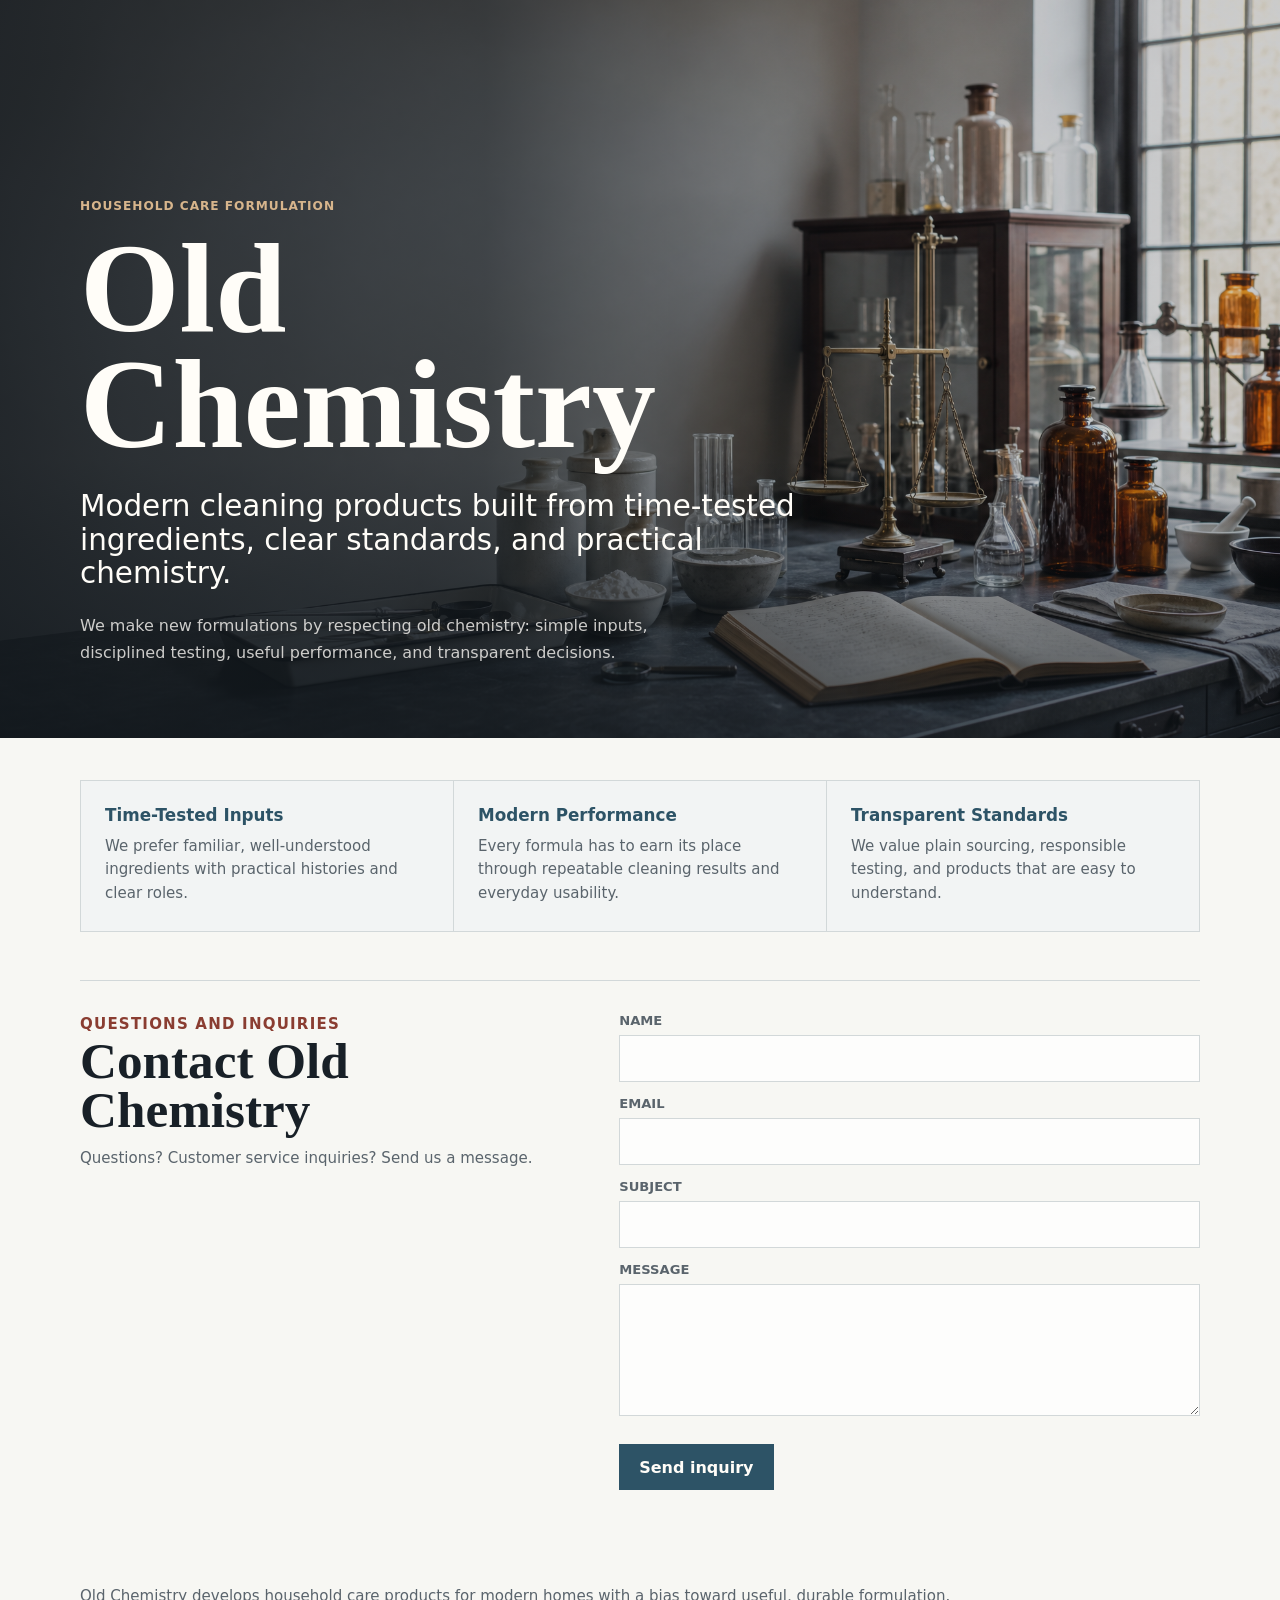
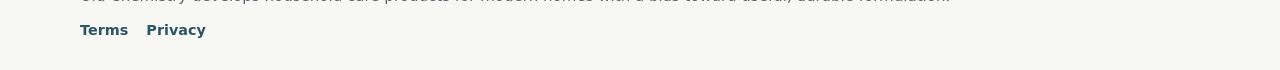
<file: index.html>
<!doctype html>
<html lang="en">
  <head>
    <meta charset="utf-8">
    <meta name="viewport" content="width=device-width, initial-scale=1">
    <title>Old Chemistry</title>
    <meta
      name="description"
      content="Old Chemistry develops effective household care formulations with time-tested ingredients and modern standards."
    >
    <link rel="icon" href="./assets/favicon.svg" type="image/svg+xml">
    <link rel="stylesheet" href="./styles.css">
    <script src="https://challenges.cloudflare.com/turnstile/v0/api.js" async defer></script>
  </head>
  <body>
    <main class="page">
      <section class="hero" aria-labelledby="page-title">
        <div class="hero-image" aria-hidden="true"></div>
        <div class="copy">
          <p class="kicker">Household care formulation</p>
          <h1 id="page-title">Old Chemistry</h1>
          <p class="lede">
            Modern cleaning products built from time-tested ingredients, clear
            standards, and practical chemistry.
          </p>
          <p class="body">
            We make new formulations by respecting old chemistry: simple inputs,
            disciplined testing, useful performance, and transparent decisions.
          </p>
        </div>
      </section>

      <section class="status" aria-label="Product status">
        <div>
          <h2>Time-Tested Inputs</h2>
          <p>We prefer familiar, well-understood ingredients with practical histories and clear roles.</p>
        </div>
        <div>
          <h2>Modern Performance</h2>
          <p>Every formula has to earn its place through repeatable cleaning results and everyday usability.</p>
        </div>
        <div>
          <h2>Transparent Standards</h2>
          <p>We value plain sourcing, responsible testing, and products that are easy to understand.</p>
        </div>
      </section>

      <section class="contact-panel" aria-labelledby="contact-title">
        <div>
          <p class="kicker">Questions and inquiries</p>
          <h2 id="contact-title">Contact Old Chemistry</h2>
          <p>Questions? Customer service inquiries? Send us a message.</p>
        </div>
        <form class="contact-form" data-contact-form>
          <label>
            Name
            <input name="name" autocomplete="name" required maxlength="80">
          </label>
          <label>
            Email
            <input name="email" type="email" autocomplete="email" required maxlength="160">
          </label>
          <label>
            Subject
            <input name="subject" maxlength="120">
          </label>
          <label class="hidden-field">
            Company
            <input name="company" tabindex="-1" autocomplete="off">
          </label>
          <label>
            Message
            <textarea name="message" required maxlength="2400"></textarea>
          </label>
          <div
            class="cf-turnstile"
            data-sitekey="0x4AAAAAADR3LJNaW9T9GUtM"
            data-theme="light"
          ></div>
          <button type="submit">Send inquiry</button>
          <p class="form-status" data-form-status role="status" aria-live="polite"></p>
        </form>
      </section>
    </main>
    <footer class="footer">
      <p>Old Chemistry develops household care products for modern homes with a bias toward useful, durable formulation.</p>
      <nav aria-label="Legal">
        <a href="./terms.html">Terms</a>
        <a href="./privacy.html">Privacy</a>
      </nav>
    </footer>
    <script>
    (() => {
      const form = document.querySelector('[data-contact-form]');
      const status = document.querySelector('[data-form-status]');
      if (!form || !status) return;

      form.addEventListener('submit', async (event) => {
        event.preventDefault();
        status.textContent = 'Sending...';

        const data = new FormData(form);
        const button = form.querySelector('button[type="submit"]');
        const turnstileToken = data.get('cf-turnstile-response');
        button.disabled = true;

        try {
          const response = await fetch('/contact', {
            method: 'POST',
            headers: { 'content-type': 'application/json' },
            body: JSON.stringify({
              name: data.get('name'),
              email: data.get('email'),
              subject: data.get('subject'),
              company: data.get('company'),
              message: data.get('message'),
              turnstileToken,
            }),
          });
          const result = await response.json();
          if (!response.ok || !result.ok) throw new Error(result.error || 'Unable to send.');
          form.reset();
          if (window.turnstile) window.turnstile.reset();
          status.textContent = 'Sent. Thank you.';
        } catch (error) {
          status.textContent = error.message || 'Unable to send. Please try again.';
          if (window.turnstile) window.turnstile.reset();
        } finally {
          button.disabled = false;
        }
      });
    })();
    </script>
  </body>
</html>
</file>
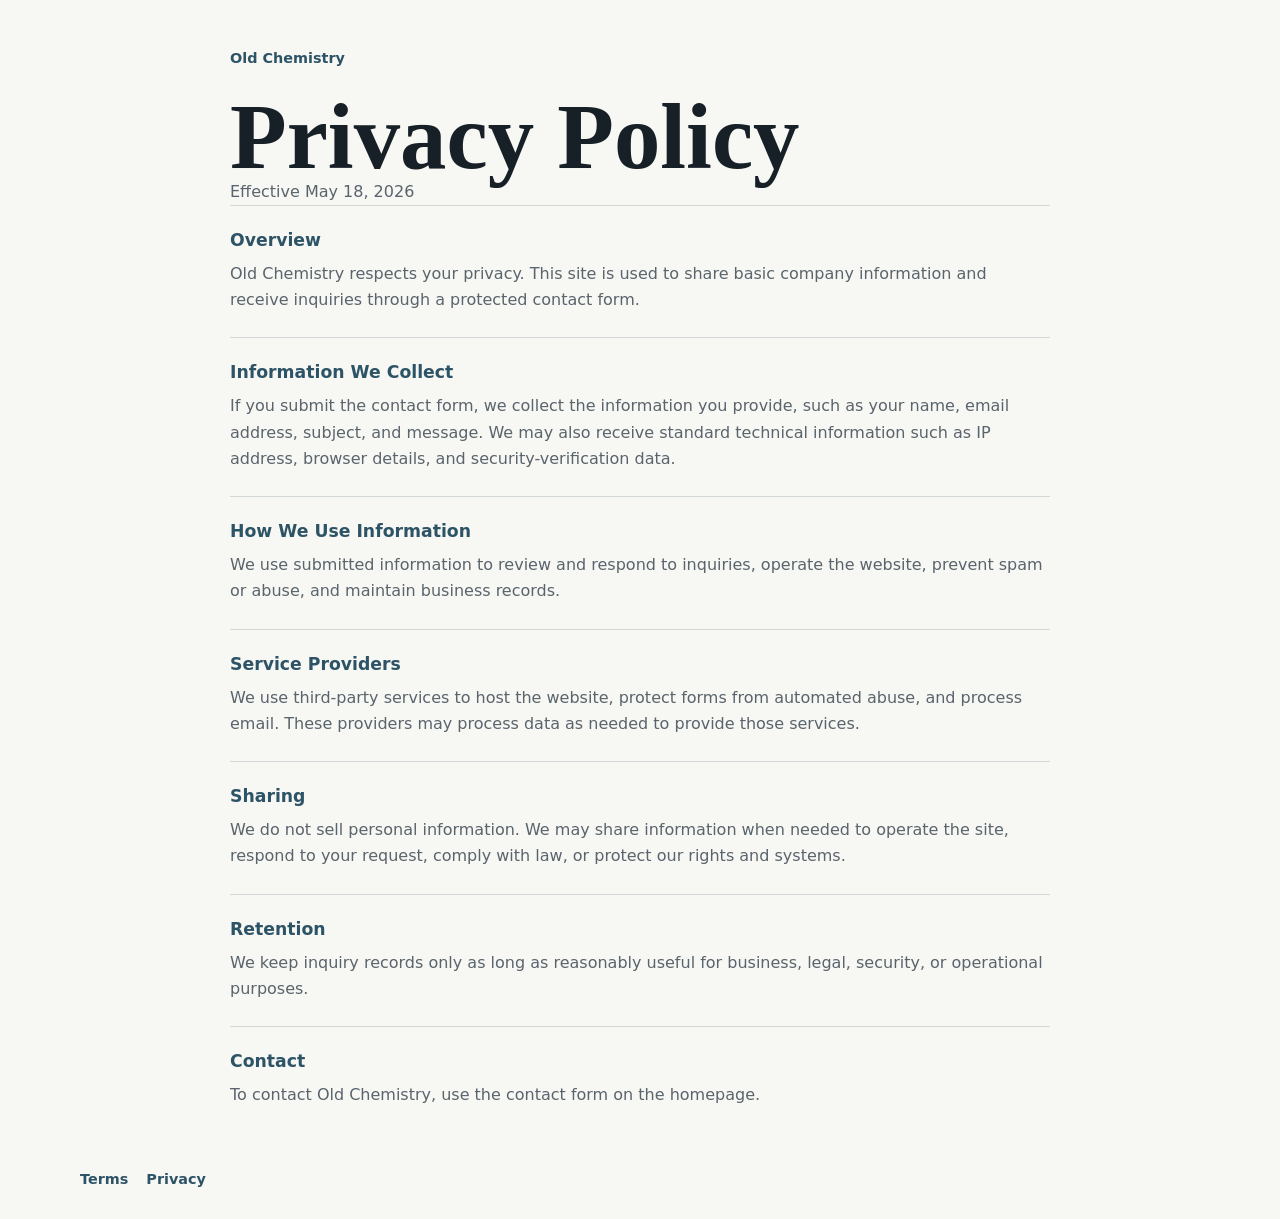
<file: privacy.html>
<!doctype html>
<html lang="en">
  <head>
    <meta charset="utf-8">
    <meta name="viewport" content="width=device-width, initial-scale=1">
    <title>Privacy Policy | Old Chemistry</title>
    <meta name="description" content="Old Chemistry privacy policy.">
    <link rel="icon" href="./assets/favicon.svg" type="image/svg+xml">
    <link rel="stylesheet" href="./styles.css">
  </head>
  <body>
    <main class="legal-page">
      <a class="back-link" href="./">Old Chemistry</a>
      <h1>Privacy Policy</h1>
      <p class="legal-date">Effective May 18, 2026</p>

      <section>
        <h2>Overview</h2>
        <p>
          Old Chemistry respects your privacy. This site is used to share basic
          company information and receive inquiries through a protected contact
          form.
        </p>
      </section>

      <section>
        <h2>Information We Collect</h2>
        <p>
          If you submit the contact form, we collect the information you provide,
          such as your name, email address, subject, and message. We may also
          receive standard technical information such as IP address, browser
          details, and security-verification data.
        </p>
      </section>

      <section>
        <h2>How We Use Information</h2>
        <p>
          We use submitted information to review and respond to inquiries,
          operate the website, prevent spam or abuse, and maintain business
          records.
        </p>
      </section>

      <section>
        <h2>Service Providers</h2>
        <p>
          We use third-party services to host the website, protect forms from
          automated abuse, and process email. These providers may process data as
          needed to provide those services.
        </p>
      </section>

      <section>
        <h2>Sharing</h2>
        <p>
          We do not sell personal information. We may share information when
          needed to operate the site, respond to your request, comply with law,
          or protect our rights and systems.
        </p>
      </section>

      <section>
        <h2>Retention</h2>
        <p>
          We keep inquiry records only as long as reasonably useful for business,
          legal, security, or operational purposes.
        </p>
      </section>

      <section>
        <h2>Contact</h2>
        <p>
          To contact Old Chemistry, use the contact form on the homepage.
        </p>
      </section>
    </main>
    <footer class="footer legal-footer">
      <nav aria-label="Legal">
        <a href="./terms.html">Terms</a>
        <a href="./privacy.html">Privacy</a>
      </nav>
    </footer>
  </body>
</html>
</file>
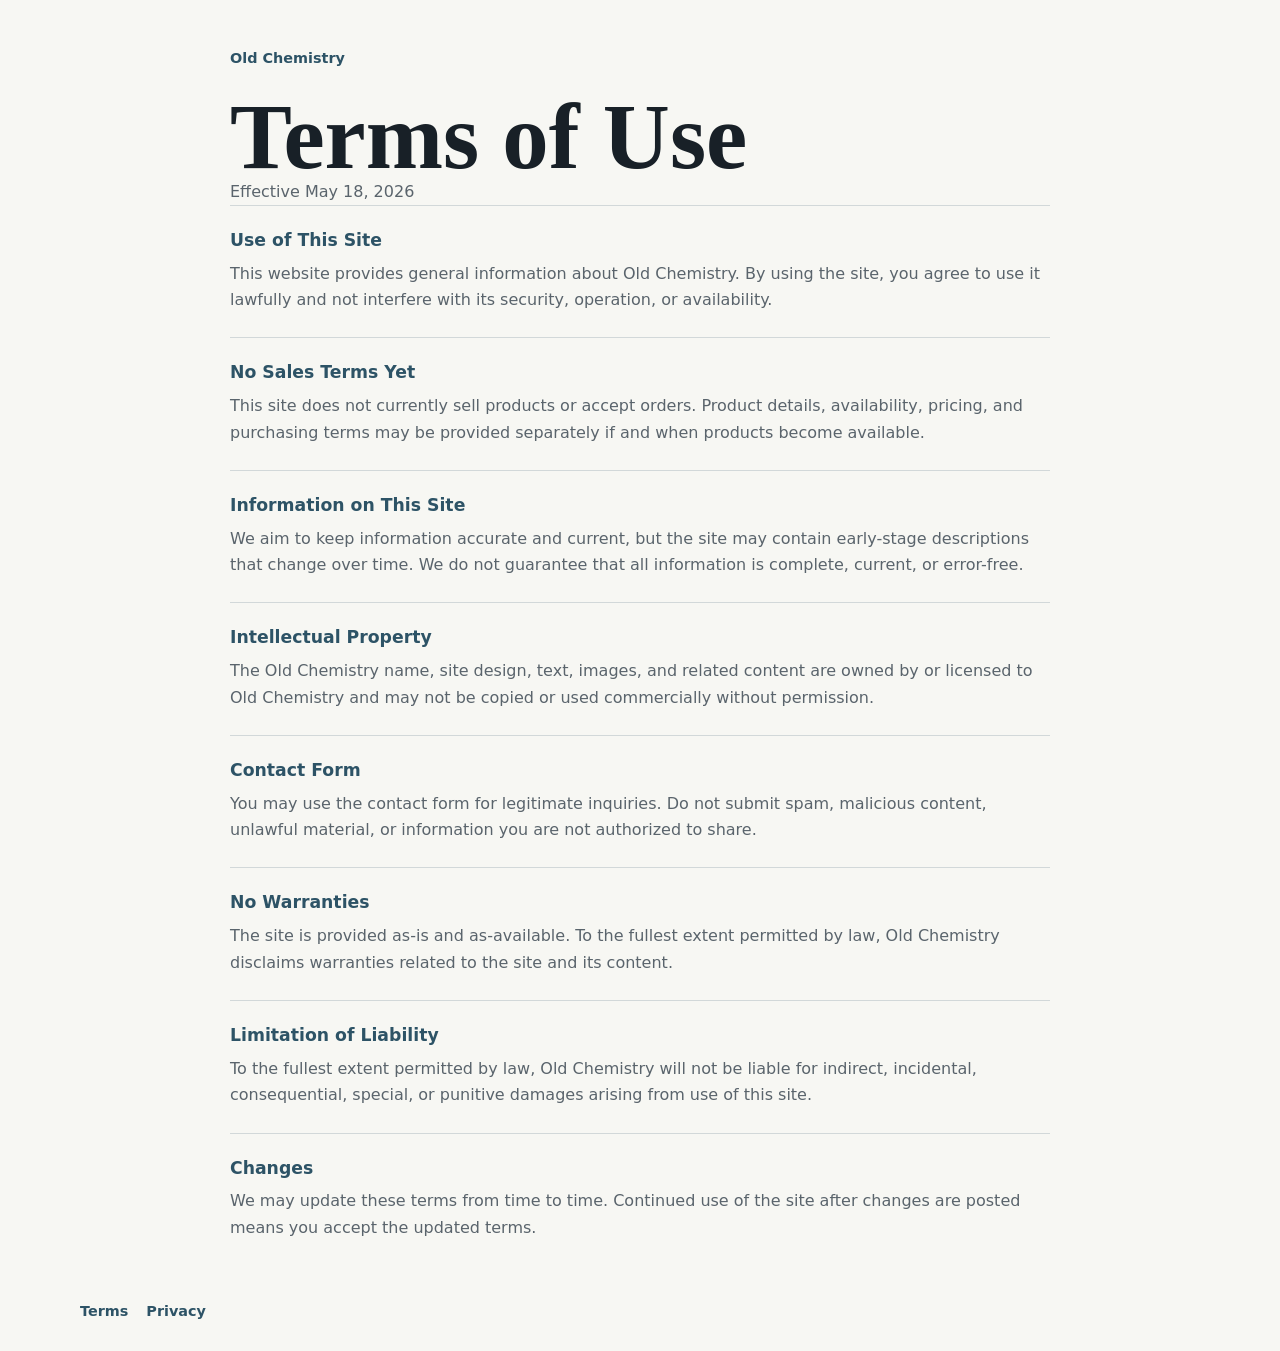
<file: terms.html>
<!doctype html>
<html lang="en">
  <head>
    <meta charset="utf-8">
    <meta name="viewport" content="width=device-width, initial-scale=1">
    <title>Terms of Use | Old Chemistry</title>
    <meta name="description" content="Old Chemistry website terms of use.">
    <link rel="icon" href="./assets/favicon.svg" type="image/svg+xml">
    <link rel="stylesheet" href="./styles.css">
  </head>
  <body>
    <main class="legal-page">
      <a class="back-link" href="./">Old Chemistry</a>
      <h1>Terms of Use</h1>
      <p class="legal-date">Effective May 18, 2026</p>

      <section>
        <h2>Use of This Site</h2>
        <p>
          This website provides general information about Old Chemistry. By using
          the site, you agree to use it lawfully and not interfere with its
          security, operation, or availability.
        </p>
      </section>

      <section>
        <h2>No Sales Terms Yet</h2>
        <p>
          This site does not currently sell products or accept orders. Product
          details, availability, pricing, and purchasing terms may be provided
          separately if and when products become available.
        </p>
      </section>

      <section>
        <h2>Information on This Site</h2>
        <p>
          We aim to keep information accurate and current, but the site may
          contain early-stage descriptions that change over time. We do not
          guarantee that all information is complete, current, or error-free.
        </p>
      </section>

      <section>
        <h2>Intellectual Property</h2>
        <p>
          The Old Chemistry name, site design, text, images, and related content
          are owned by or licensed to Old Chemistry and may not be copied or used
          commercially without permission.
        </p>
      </section>

      <section>
        <h2>Contact Form</h2>
        <p>
          You may use the contact form for legitimate inquiries. Do not submit
          spam, malicious content, unlawful material, or information you are not
          authorized to share.
        </p>
      </section>

      <section>
        <h2>No Warranties</h2>
        <p>
          The site is provided as-is and as-available. To the fullest extent
          permitted by law, Old Chemistry disclaims warranties related to the
          site and its content.
        </p>
      </section>

      <section>
        <h2>Limitation of Liability</h2>
        <p>
          To the fullest extent permitted by law, Old Chemistry will not be
          liable for indirect, incidental, consequential, special, or punitive
          damages arising from use of this site.
        </p>
      </section>

      <section>
        <h2>Changes</h2>
        <p>
          We may update these terms from time to time. Continued use of the site
          after changes are posted means you accept the updated terms.
        </p>
      </section>
    </main>
    <footer class="footer legal-footer">
      <nav aria-label="Legal">
        <a href="./terms.html">Terms</a>
        <a href="./privacy.html">Privacy</a>
      </nav>
    </footer>
  </body>
</html>
</file>
<file: styles.css>
:root {
  color-scheme: light;
  --ink: #182027;
  --muted: #5a646c;
  --paper: #f7f7f3;
  --line: #d2d8d9;
  --accent: #8a3d31;
  --accent-dark: #662c24;
  --blue: #2d5366;
}

* {
  box-sizing: border-box;
}

body {
  margin: 0;
  background: var(--paper);
  color: var(--ink);
  font-family: ui-sans-serif, system-ui, -apple-system, BlinkMacSystemFont, "Segoe UI", sans-serif;
}

.page {
  min-height: calc(100vh - 88px);
}

.hero {
  position: relative;
  display: grid;
  align-items: end;
  min-height: min(760px, 82vh);
  overflow: hidden;
  background: #182027;
}

.copy {
  position: relative;
  z-index: 2;
  width: min(1120px, calc(100% - 40px));
  max-width: 1120px;
  margin: 0 auto;
  padding: clamp(84px, 12vh, 136px) 0 clamp(48px, 8vh, 76px);
  color: #fffdf8;
}

.hero-image {
  position: absolute;
  inset: 0;
  background:
    linear-gradient(90deg, rgba(17, 23, 28, 0.88) 0%, rgba(17, 23, 28, 0.72) 38%, rgba(17, 23, 28, 0.2) 70%),
    linear-gradient(0deg, rgba(17, 23, 28, 0.6) 0%, rgba(17, 23, 28, 0) 38%),
    url("./assets/old-chemistry-1910s-lab-hero.png") center / cover no-repeat;
  transform: scale(1.01);
}

.kicker {
  margin: 0 0 18px;
  color: #d7b58c;
  font-size: 0.76rem;
  font-weight: 700;
  letter-spacing: 0.08em;
  text-transform: uppercase;
}

h1 {
  margin: 0;
  max-width: 780px;
  font-family: Georgia, "Times New Roman", serif;
  font-size: clamp(3.8rem, 10vw, 8.2rem);
  font-weight: 700;
  line-height: 0.9;
  letter-spacing: 0;
}

.lede {
  max-width: 760px;
  margin: 28px 0 0;
  font-size: clamp(1.35rem, 2.3vw, 2.25rem);
  line-height: 1.15;
}

.body {
  max-width: 640px;
  margin: 22px 0 0;
  color: rgba(255, 253, 248, 0.78);
  font-size: 1rem;
  line-height: 1.65;
}

.status {
  display: grid;
  grid-template-columns: repeat(3, minmax(0, 1fr));
  gap: 1px;
  width: min(1120px, calc(100% - 40px));
  margin: 42px auto 48px;
  border: 1px solid var(--line);
  background: var(--line);
}

.status div {
  min-height: 150px;
  padding: 24px;
  background: rgba(255, 255, 255, 0.72);
}

.status h2 {
  margin: 0 0 10px;
  font-size: 1.05rem;
  line-height: 1.2;
  color: var(--blue);
}

.status p,
.contact-panel p,
.footer p {
  margin: 0;
  color: var(--muted);
  font-size: 0.94rem;
  line-height: 1.55;
}

.contact-panel {
  display: grid;
  grid-template-columns: minmax(0, 0.9fr) minmax(320px, 1.1fr);
  gap: clamp(28px, 5vw, 64px);
  width: min(1120px, calc(100% - 40px));
  margin: 0 auto 52px;
  padding: 32px 0 6px;
  border-top: 1px solid var(--line);
}

.contact-panel .kicker {
  color: var(--accent);
}

.contact-panel h2 {
  margin: 0 0 12px;
  color: var(--ink);
  font-family: Georgia, "Times New Roman", serif;
  font-size: clamp(2rem, 4vw, 3.8rem);
  line-height: 0.96;
}

.contact-form {
  display: grid;
  gap: 14px;
}

.contact-form label {
  display: grid;
  gap: 7px;
  color: var(--muted);
  font-size: 0.82rem;
  font-weight: 700;
  text-transform: uppercase;
}

.contact-form input,
.contact-form textarea {
  width: 100%;
  border: 1px solid var(--line);
  border-radius: 0;
  background: rgba(255, 255, 255, 0.78);
  color: var(--ink);
  font: inherit;
  font-size: 1rem;
  padding: 13px 14px;
}

.contact-form textarea {
  min-height: 132px;
  resize: vertical;
}

.contact-form input:focus,
.contact-form textarea:focus {
  outline: 3px solid rgba(45, 83, 102, 0.2);
  outline-offset: 0;
}

.hidden-field {
  position: absolute;
  left: -10000px;
  width: 1px;
  height: 1px;
  overflow: hidden;
}

.contact-form button {
  justify-self: start;
  min-height: 46px;
  border: 0;
  background: var(--blue);
  color: #fffdf8;
  cursor: pointer;
  font: inherit;
  font-weight: 700;
  padding: 0 20px;
}

.contact-form button:disabled {
  cursor: wait;
  opacity: 0.62;
}

.form-status {
  min-height: 1.5em;
}

.footer {
  width: min(1120px, calc(100% - 40px));
  margin: 0 auto;
  padding: 0 0 32px;
}

.footer nav {
  display: flex;
  gap: 18px;
  margin-top: 14px;
}

.footer a,
.back-link {
  color: var(--blue);
  font-size: 0.9rem;
  font-weight: 700;
  text-decoration: none;
}

.footer a:hover,
.footer a:focus-visible,
.back-link:hover,
.back-link:focus-visible {
  text-decoration: underline;
}

.legal-page {
  width: min(820px, calc(100% - 40px));
  margin: 0 auto;
  padding: 48px 0 24px;
}

.legal-page h1 {
  max-width: none;
  margin-top: 28px;
  color: var(--ink);
  font-size: clamp(3rem, 8vw, 5.8rem);
}

.legal-date {
  margin: 18px 0 36px;
  color: var(--muted);
  font-size: 0.95rem;
}

.legal-page section {
  padding: 24px 0;
  border-top: 1px solid var(--line);
}

.legal-page h2 {
  margin: 0 0 10px;
  color: var(--blue);
  font-size: 1.08rem;
  line-height: 1.2;
}

.legal-page p {
  margin: 0;
  color: var(--muted);
  font-size: 1rem;
  line-height: 1.65;
}

.legal-footer {
  padding-top: 0;
}

@media (max-width: 820px) {
  .hero {
    min-height: 680px;
  }

  .hero-image {
    background:
      linear-gradient(0deg, rgba(17, 23, 28, 0.96) 0%, rgba(17, 23, 28, 0.82) 50%, rgba(17, 23, 28, 0.22) 100%),
      url("./assets/old-chemistry-1910s-lab-hero.png") 64% center / cover no-repeat;
  }

  .copy {
    padding-bottom: 42px;
  }

  h1 {
    font-size: clamp(3.05rem, 16vw, 4.65rem);
  }

  .lede {
    margin-top: 22px;
    line-height: 1.2;
  }

  .body {
    margin-top: 18px;
  }

  .status {
    grid-template-columns: 1fr;
  }

  .contact-panel {
    grid-template-columns: 1fr;
    margin-bottom: 42px;
  }
}
</file>
